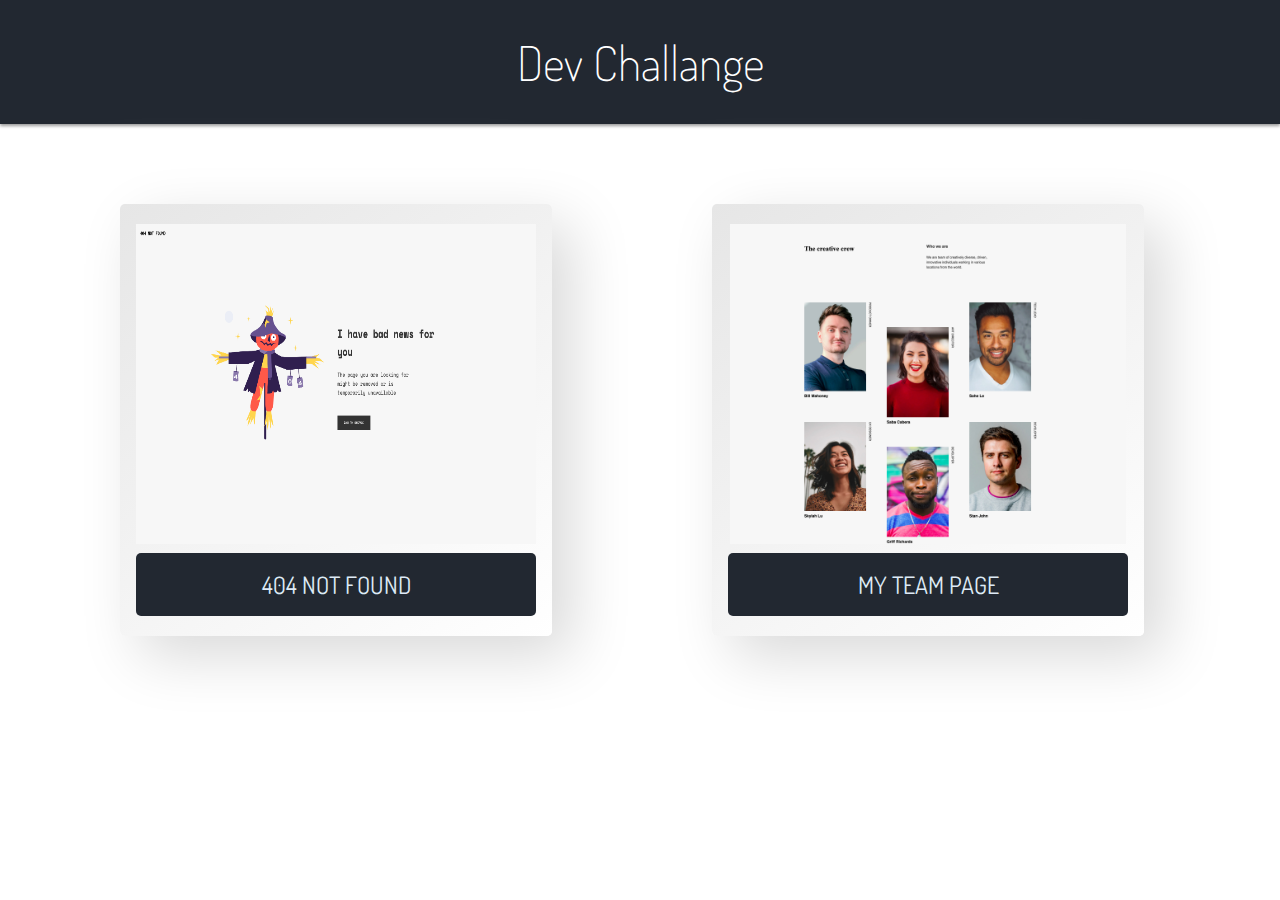
<file: index.html>
<!DOCTYPE html>
<html lang="en">
  <head>
    <meta charset="UTF-8" />
    <meta name="viewport" content="width=device-width, initial-scale=1.0" />
    <link rel="stylesheet" href="style.css" />
    <title>Dev-Challenges</title>
  </head>
  <body>
    <h1>Dev Challange</h1>

    <div class="container">
      <a href="./404-not-found-master/index.html">
        <div class="card">
          <img src="./img/c1.png" alt="challenge-1" />
          <button class="btn">
            <a href="./404-not-found-master/index.html">404 Not Found</a>
          </button>
        </div>
        <a href="./my-team-page-master/index.html">
          <div class="card">
            <img src="./img/c2.jpg" alt="challenge-2" />
            <button class="btn">
              <a href="./my-team-page-master/index.html">My Team Page</a>
            </button>
          </div>
      
      </a>
    </div>
  </body>
</html>
</file>
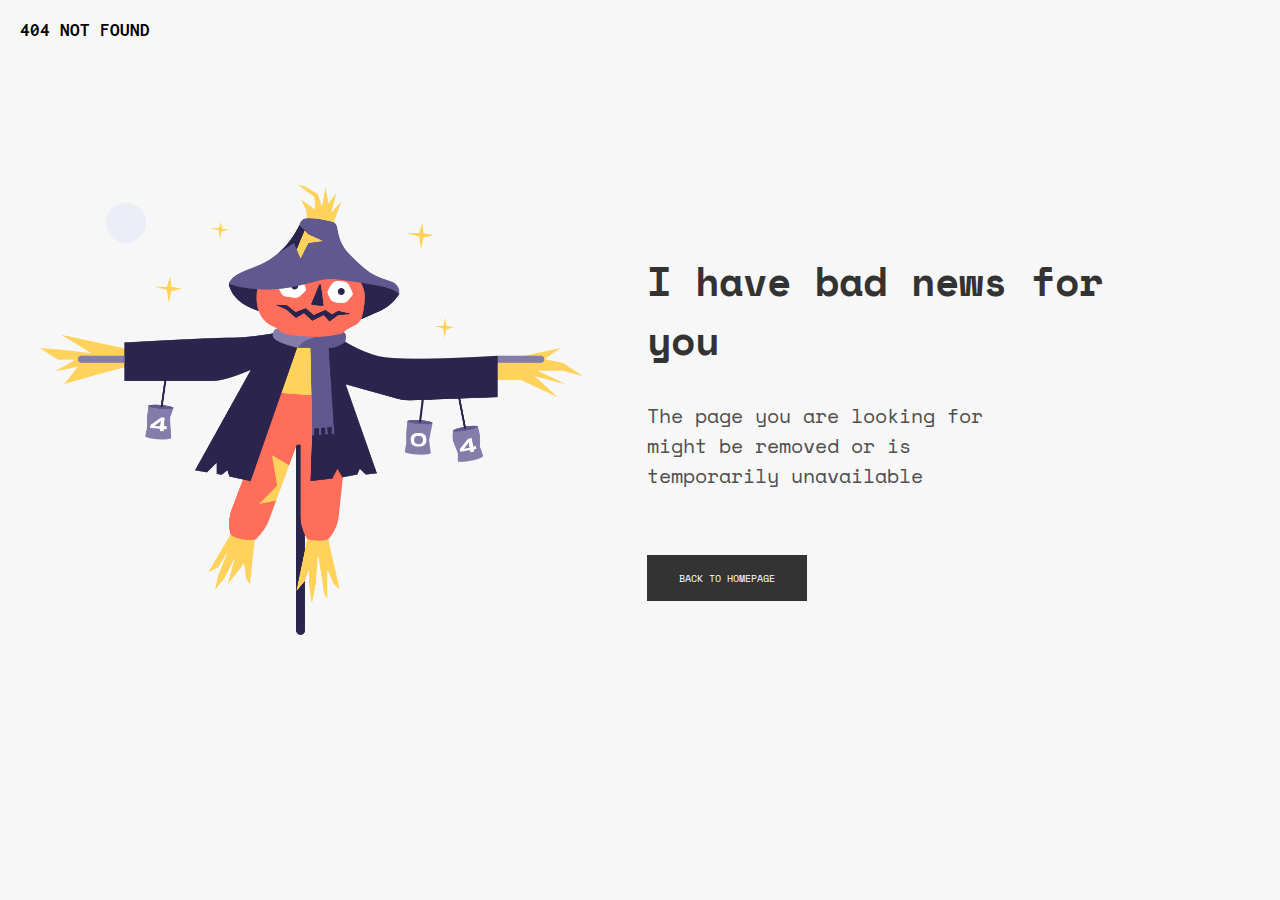
<file: 404-not-found-master/index.html>
<!DOCTYPE html>
<html lang="en">
  <head>
    <meta charset="UTF-8" />
    <meta name="viewport" content="width=device-width, initial-scale=1.0" />
    <link rel="stylesheet" href="style.css" />
    <title>404 Not Found</title>
  </head>
  <body>
    <header>
      <h3>404 NOT FOUND</h3>
    </header>
    <div class="container">
      <img class="crowImg" src="./img/Scarecrow.png" alt="Scarecrow" />
      <div class="content">
        <h1>I have bad news for you</h1>
        <p>
          The page you are looking for might be removed or is temporarily
          unavailable
        </p>
        <button class="btn">Back to homepage</button>
      </div>
    </div>
  </body>
</html>
</file>
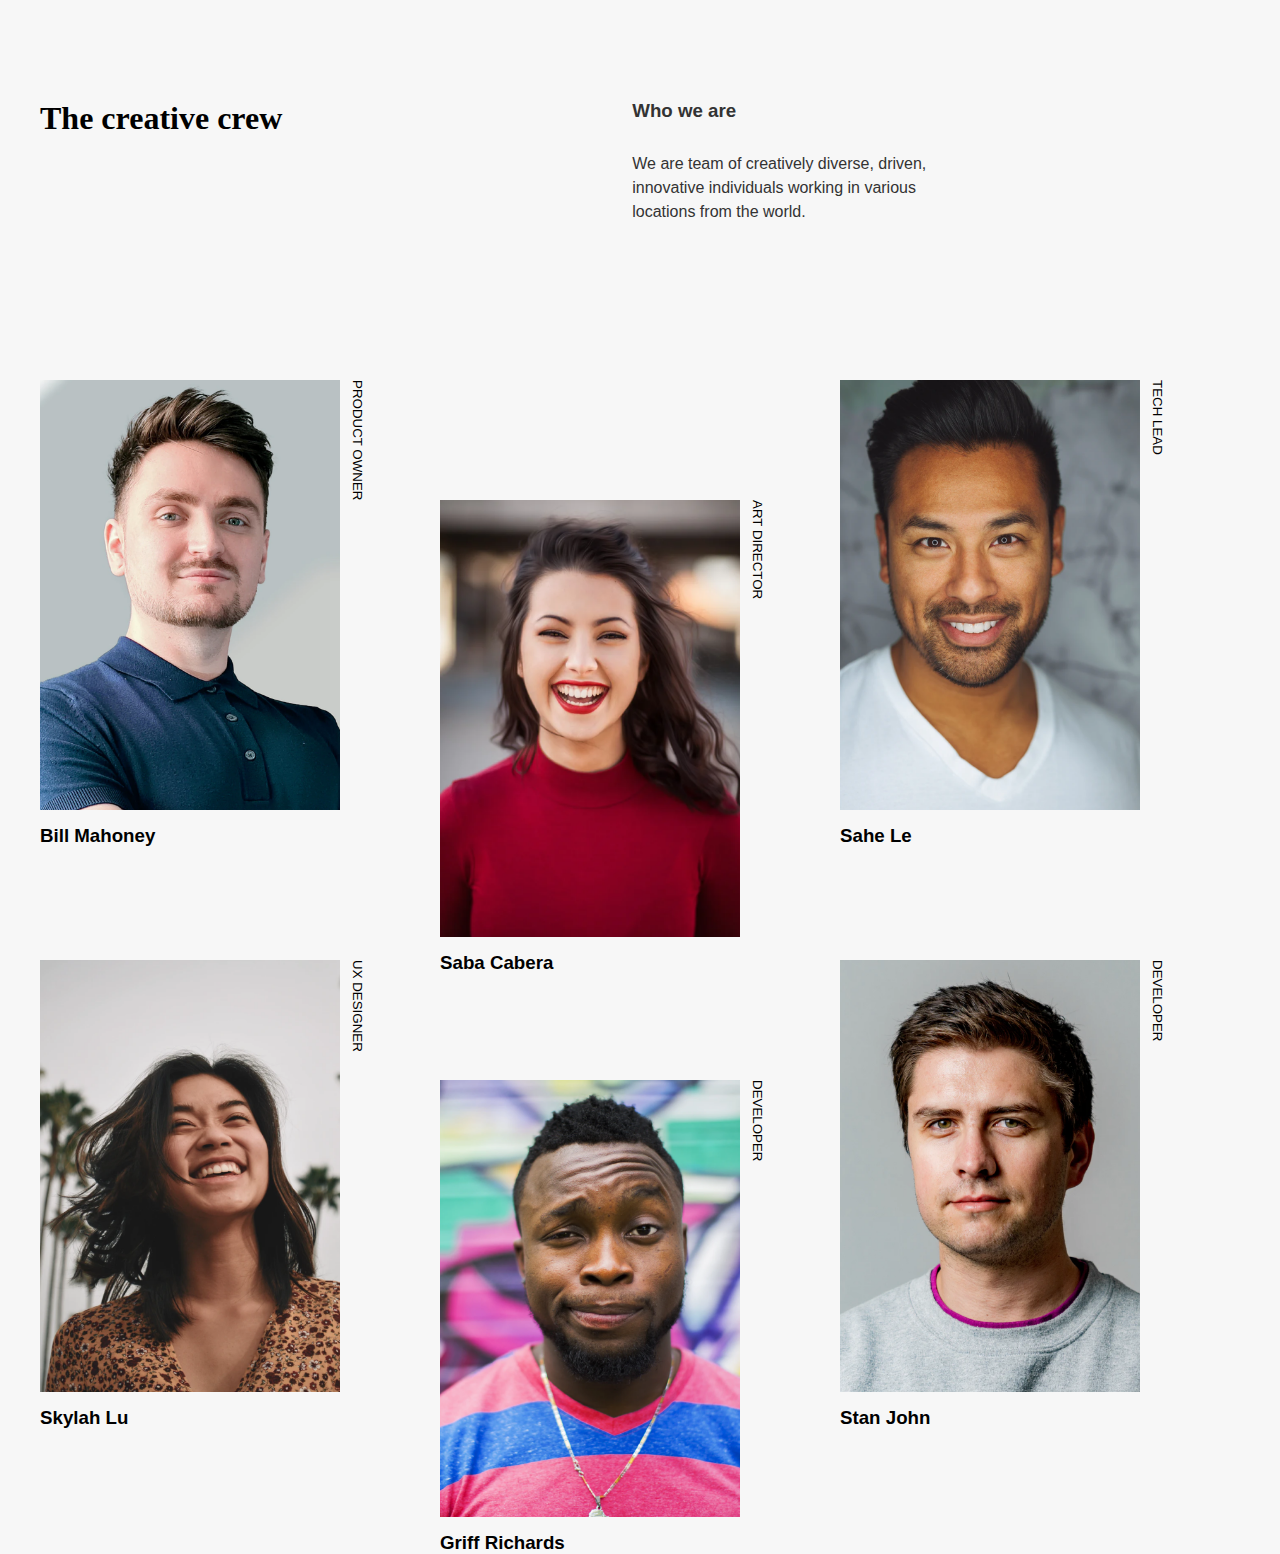
<file: my-team-page-master/index.html>
<!DOCTYPE html>
<html lang="en">
  <head>
    <meta charset="UTF-8" />
    <meta name="viewport" content="width=device-width, initial-scale=1.0" />
    <link rel="stylesheet" href="style.css" />
    <title>My Team Page</title>
  </head>
  <body>
    <div class="container">
      <header>
        <h1>The creative crew</h1>
        <div class="who">
          <h3>Who we are</h3>
          <p>
        We are team of creatively diverse, driven, innovative individuals
        working in various locations from the world.
      </p>
        </header>
        <section class="team-photo">
          <div class="card">
            <img src="./img/photo1.png" alt="" />
            <h3>Bill Mahoney</h3>
            <small>Product Owner</small>
          </div>
          <div class="card down mobile" >
            <img src="./img/photo2.png" alt="" />
            <h3>Saba Cabera</h3>
            <small>Art Director</small>
          </div>
          <div class="card ">
            <img src="./img/photo3.png" alt="" />
            <h3>Sahe Le</h3>
            <small>Tech Lead</small>
          </div>
          <div class="card mobile">
            <img src="./img/photo4.png" alt="" />
            <h3>Skylah Lu</h3>
            <small>Ux Designer</small>
          </div>
          <div class="card down">
            <img src="./img/photo5.png" alt="" />
            <h3>Griff Richards</h3>
            <small>Developer</small>
          </div>
          <div class="card mobile">
            <img src="./img/photo6.png" alt="" />
            <h3>Stan John</h3>
            <small>Developer</small>
          </div>
        </section>
      </div>
    </div>
  </body>
</html>
</file>
<file: style.css>
@import url("https://fonts.googleapis.com/css2?family=Dosis:wght@200;300;400;500;600;700;800&display=swap");

* {
  box-sizing: border-box;
  margin: 0;
  padding: 0;
}

body {
  background: #fff;
  font-family: "Dosis", sans-serif;
}

.container {
  max-width: 1200px;
  margin: 0 auto;
  display: flex;
  flex-wrap: wrap;
  justify-content: start;
}

h1 {
  background: #222831;
  color: #fff;
  padding: 2rem;
  text-align: center;
  font-size: 3rem;
  font-weight: 200;
  box-shadow: 0 2px 3px rgba(0, 0, 0, 0.4);
}

.card {
  /* border: 1px solid; */
  display: flex;
  flex-direction: column;
  justify-content: space-evenly;
  align-items: center;
  padding: 1rem;
  /* background: #deeaf6; */
  /* border-radius: 50px; */
  width: 27rem;
  height: 27rem;
  margin: 5rem;
  background: #feffff;
  /* box-shadow: 20px 20px 60px #d8d9d9, -20px -20px 60px #ffffff; */
}

/* .card {
  border-radius: 5px;
  background: #ffffff;
  box-shadow: 20px 20px 60px #d9d9d9, -20px -20px 60px #ffffff;
} */

/* card style 2 */

.card {
  border-radius: 5px;
  background: linear-gradient(145deg, #e6e6e6, #ffffff);
  box-shadow: 20px 20px 60px #d9d9d9, -20px -20px 60px #ffffff;
}

.card a img {
  height: 20rem;
  width: 100%;
  /* border-radius: 20px; */
  /* width: 25rem; */
}

/* .card:hover {
  background: linear-gradient(145deg, #e5e6e6, #ffffff);
  box-shadow: 20px 20px 60px #d8d9d9, -20px -20px 60px #ffffff;
} */

.btn {
  padding: 1rem 2rem;
  font-family: "Dosis", sans-serif;
  font-size: 1.5rem;
  border: none;
  background: #222831;
  border-radius: 5px;
  cursor: pointer;
  width: 100%;
  /* box-shadow: #f3f9ff -10px -10px 20px, #becbd8 10px 10px 20px; */
}

.btn a {
  color: #deeaf6;
  text-decoration: none;
  text-transform: uppercase;
}

.btn:hover {
  transition: ease 500ms;
  background: #00adb5;
}

/* Mobile */

@media (max-width: 720px) {
  .container {
    margin: 0 auto;
    display: flex;
    flex-wrap: wrap;
    justify-content: start;
  }

  h1 {
    background: #222831;
    color: #fff;
    padding: 2rem;
    text-align: center;
    font-size: 3rem;
    font-weight: 200;
    box-shadow: 0 2px 3px rgba(0, 0, 0, 0.4);
  }

  .card {
    /* border: 1px solid; */
    display: flex;
    flex-direction: column;
    justify-content: space-evenly;
    align-items: center;
    padding: 1rem;
    /* background: #deeaf6; */
    /* border-radius: 50px; */
    width: 30rem;
    height: 25rem;
    /* margin: 4rem; */
    margin-left: 32px;
    margin-bottom: 4rem;
    margin-right: 2rem;

    background: #feffff;
    /* box-shadow: 20px 20px 60px #d8d9d9, -20px -20px 60px #ffffff; */
  }

  /* .card {
    border-radius: 5px;
    background: #ffffff;
    box-shadow: 20px 20px 60px #d9d9d9, -20px -20px 60px #ffffff;
  } */

  /* card style 2 */

  .card {
    border-radius: 5px;
    background: linear-gradient(145deg, #e6e6e6, #ffffff);
    box-shadow: 20px 20px 60px #d9d9d9, -20px -20px 60px #ffffff;
  }

  .card a img {
    height: 15rem;
    width: 100%;
    /* border-radius: 20px; */
    /* width: 25rem; */
  }

  /* .card:hover {
    background: linear-gradient(145deg, #e5e6e6, #ffffff);
    box-shadow: 20px 20px 60px #d8d9d9, -20px -20px 60px #ffffff;
  } */

  .btn {
    /* padding: 1rem 2rem; */
    font-family: "Dosis", sans-serif;
    font-size: 1rem;
    border: none;
    background: #222831;
    border-radius: 5px;
    cursor: pointer;
    width: 100%;
    /* box-shadow: #f3f9ff -10px -10px 20px, #becbd8 10px 10px 20px; */
  }

  .btn a {
    color: #deeaf6;
    text-decoration: none;
    text-transform: uppercase;
  }

  .btn:hover {
    transition: ease 500ms;
    background: #00adb5;
  }
}
</file>
<file: 404-not-found-master/style.css>
@import url("https://fonts.googleapis.com/css2?family=Inconsolata:wght@400;700&family=Space+Mono:wght@400;700&display=swap");

* {
  box-sizing: border-box;
  margin: 0;
  padding: 0;
}

body {
  font-family: "Space Mono", monospace;
  background-color: #f7f7f7;
}

header {
  margin: 20px 20px;
  font-family: "Inconsolata", monospace;
  font-size: 1rem;
  font-weight: 200;
}

.container {
  max-width: 1200px;
  display: flex;
  /* flex-wrap: wrap; */
  justify-content: center;
  align-items: center;
  margin: -100px auto;
  height: 100vh;
}

.crowImg {
  max-width: 100%;
  height: 450px;
  /* margin: 1rem; */
}

.content {
  display: flex;
  flex-direction: column;
  align-items: flex-start;
  margin-left: 2rem;
  padding: 2rem;
}

.content h1 {
  color: #333333;
  font-size: 2.5rem;
  font-weight: bold;
  margin-top: 2rem;
  padding-right: 5rem;
}

.content p {
  color: #4f4f4f;
  font-size: 1.25rem;
  margin: 2rem 0;
  padding-right: 12rem;
  line-height: 1.5;
}

.btn {
  background-color: #333333;
  color: #fff;
  border: none;
  font-family: "Space Mono", monospace;
  font-size: 0.6rem;
  text-transform: uppercase;
  padding: 1rem 2rem;
  margin-top: 2rem;
}

/* Mobile View */
@media (max-width: 550px) {
  body {
    font-family: "Space Mono", monospace;
  }

  header {
    margin: 20px 20px;
    font-family: "Inconsolata", monospace;
    font-size: 1rem;
    font-weight: 200;
  }

  .container {
    display: flex;
    flex-wrap: wrap;
    justify-content: center;
    margin: 20px 0;
  }

  .crowImg {
    max-width: 300px;
    margin: 1rem;
    /* height: 100%; */
  }

  .content h1 {
    color: #333333;
    font-size: 2.5rem;
    font-weight: bold;
    margin-top: 2rem;
    padding-right: 0;
  }

  .content p {
    color: #4f4f4f;
    font-size: 1rem;
    margin: 2rem 0;
    padding-right: 0;
  }

  .btn {
    background-color: #333333;
    color: #fff;
    border: none;
    font-family: "Space Mono", monospace;
    font-size: 0.6rem;
    text-transform: uppercase;
    padding: 1rem 2rem;
    margin-top: 2rem;
  }
}
</file>
<file: my-team-page-master/style.css>
* {
  box-sizing: border-box;
  margin: 0;
  padding: 0;
}

body {
  font-family: sans-serif;
  background-color: #f7f7f7;
}

.container {
  max-width: 1200px;
  margin: 0 auto;
}

header {
  display: flex;
  /* justify-content: space-between; */
  margin: 100px 0;
  flex-wrap: wrap;
}

header h1 {
  font-family: "Times New Roman", Times, serif;
}

.who {
  height: 150px;
  width: 300px;

  margin-left: 350px;
  color: #333;
}

.who p {
  text-align: left;
  margin-top: 30px;
  line-height: 1.5;
}

.team-photo {
  display: flex;
  flex-wrap: wrap;
  margin-top: -150px;
}

.card {
  margin-top: 180px;
  margin-right: 100px;
  display: flex;
  height: 400px;
  width: 300px;
  flex-direction: column;
  position: relative;
}

.card h3 {
  margin-top: 15px;
}

small {
  text-transform: uppercase;
  position: absolute;
  left: 310px;
  text-orientation: mixed;
  writing-mode: vertical-rl;
}

.down {
  padding-top: 120px;
}

@media (max-width: 720px) {
  body {
    font-family: sans-serif;
    background-color: #f7f7f7;
  }

  .container {
    max-width: 450px;
    margin: 0 auto;
    padding: 20px;
  }

  header {
    margin: 0;
    display: flex;
  }

  .who {
    margin: 40px 0 0;
  }

  .who p {
    text-align: left;
    margin-top: 20px;
    line-height: 1.5;
  }

  .team-photo {
    display: flex;
    flex-wrap: wrap;
    justify-content: space-between;
    margin-top: -60px;
    margin-right: 10px;
  }

  .card {
    /* margin-top: 180px; */
    /* margin-right: 100px; */
    /* display: flex; */
    height: 200px;
    width: 150px;
    margin: 0 0;
    padding: 0;
    margin-top: 80px;
  }

  .card h3 {
    margin-top: 15px;
    font-size: 14px;
    font-weight: 700;
  }

  small {
    text-transform: uppercase;
    position: absolute;
    left: 150px;
    text-orientation: mixed;
    writing-mode: vertical-rl;
    font-size: 10px;
  }

  .mobile {
    margin-top: 130px;
  }
}
</file>
